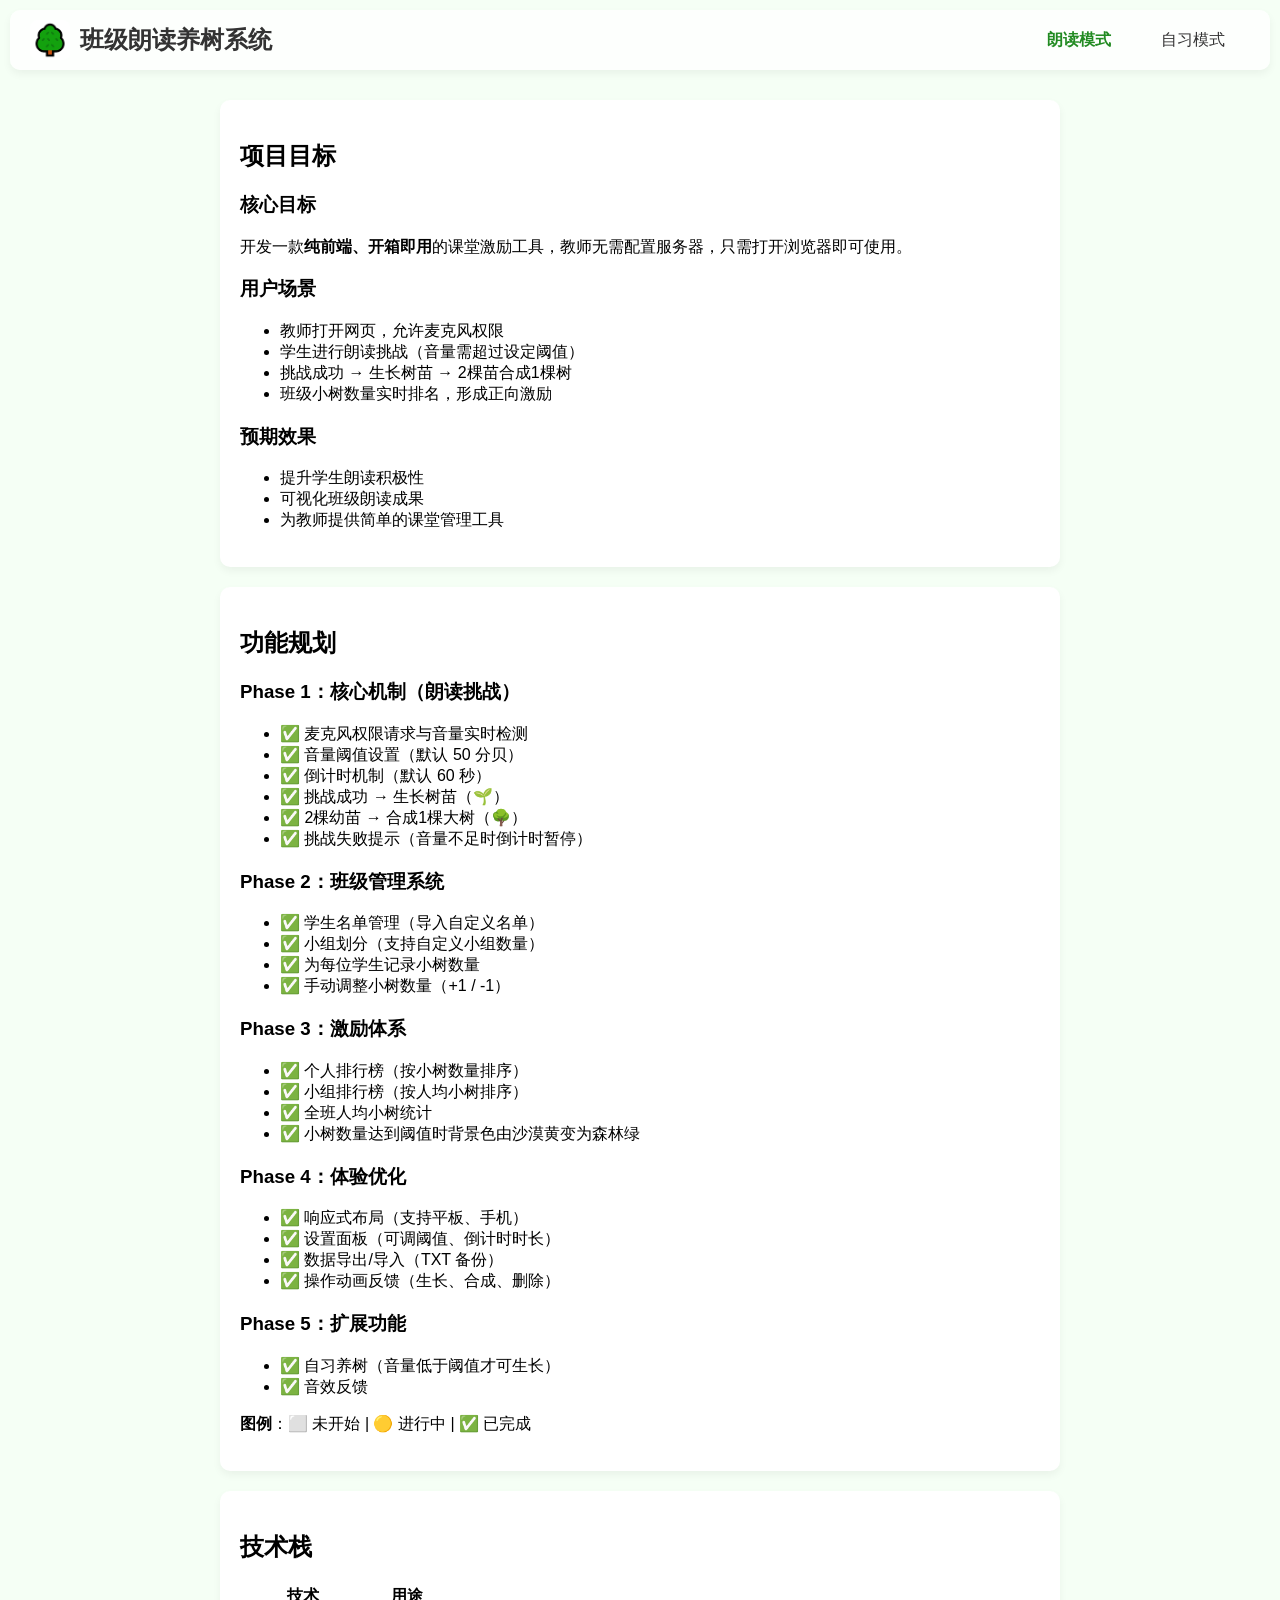
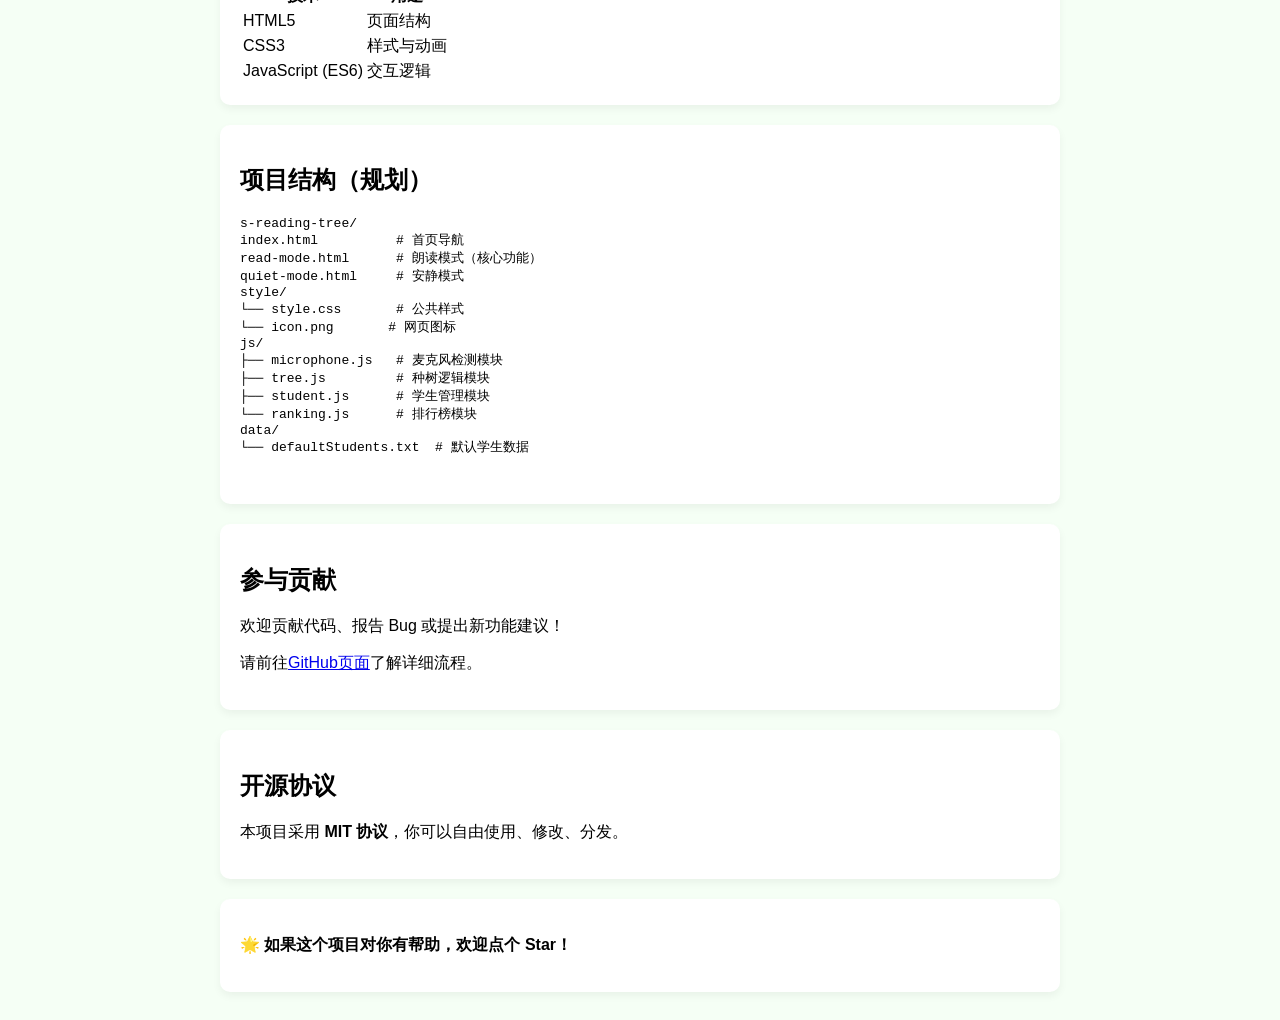
<file: index.html>
<!DOCTYPE html>
<html>
    <head>
        <meta charset="UTF-8">
        <meta name="viewport" content="width=device-width, initial-scale=1.0">
        <title>首页-班级朗读养树系统</title>
        <link rel="icon" type="image/x-icon" href="style/icon.png">
        <link rel="shortcut icon" type="image/x-icon" href="style/icon.png">
        <link rel="stylesheet" type="text/css" href="style/public.css">
    </head>
    <body class="home-body">
        <header class="home-header">
            <div class="home-header-logo">
                <img src="style/icon.png" alt="logo">
                <h1>班级朗读养树系统</h1>
            </div>
            <nav>
                <ul>
                    <li><a href="read-mode.html" class="active">朗读模式</a></li>
                    <li><a href="quiet-mode.html">自习模式</a></li>
                </ul>
            </nav>
        </header>
        <main>
            <div class="home-main">
                <div class="home-main-section">
                    <h2>项目目标</h2>
                    <h3>核心目标</h3>
                    <p>开发一款<strong>纯前端、开箱即用</strong>的课堂激励工具，教师无需配置服务器，只需打开浏览器即可使用。</p>
                    <h3>用户场景</h3>
                    <ul>
                        <li>教师打开网页，允许麦克风权限</li>
                        <li>学生进行朗读挑战（音量需超过设定阈值）</li>
                        <li>挑战成功 → 生长树苗 → 2棵苗合成1棵树</li>
                        <li>班级小树数量实时排名，形成正向激励</li>
                    </ul>
                    <h3>预期效果</h3>
                    <ul>
                        <li>提升学生朗读积极性</li>
                        <li>可视化班级朗读成果</li>
                        <li>为教师提供简单的课堂管理工具</li>
                    </ul>
                </div>
                <div class="home-main-section">
                    <h2>功能规划</h2>
                    <h3>Phase 1：核心机制（朗读挑战）</h3>
                    <ul>
                        <li>✅ 麦克风权限请求与音量实时检测</li>
                        <li>✅ 音量阈值设置（默认 50 分贝）</li>
                        <li>✅ 倒计时机制（默认 60 秒）</li>
                        <li>✅ 挑战成功 → 生长树苗（🌱）</li>
                        <li>✅ 2棵幼苗 → 合成1棵大树（🌳）</li>
                        <li>✅ 挑战失败提示（音量不足时倒计时暂停）</li>
                    </ul>
                    <h3>Phase 2：班级管理系统</h3>
                    <ul>
                        <li>✅ 学生名单管理（导入自定义名单）</li>
                        <li>✅ 小组划分（支持自定义小组数量）</li>
                        <li>✅ 为每位学生记录小树数量</li>
                        <li>✅ 手动调整小树数量（+1 / -1）</li>
                    </ul>
                    <h3>Phase 3：激励体系</h3>
                    <ul>
                        <li>✅ 个人排行榜（按小树数量排序）</li>
                        <li>✅ 小组排行榜（按人均小树排序）</li>
                        <li>✅ 全班人均小树统计</li>
                        <li>✅ 小树数量达到阈值时背景色由沙漠黄变为森林绿</li>
                    </ul>
                    <h3>Phase 4：体验优化</h3>
                    <ul>
                        <li>✅ 响应式布局（支持平板、手机）</li>
                        <li>✅ 设置面板（可调阈值、倒计时时长）</li>
                        <li>✅ 数据导出/导入（TXT 备份）</li>
                        <li>✅ 操作动画反馈（生长、合成、删除）</li>
                    </ul>
                    <h3>Phase 5：扩展功能</h3>
                    <ul>
                        <li>✅ 自习养树（音量低于阈值才可生长）</li>
                        <li>✅ 音效反馈</li>
                    </ul>
                    <p><strong>图例</strong>：⬜ 未开始 | 🟡 进行中 | ✅ 已完成</p>
                </div>
                <div class="home-main-section">
                    <h2>技术栈</h2>
                    <table class="table">
                        <tr>
                            <th>技术</th>
                            <th>用途</th>
                        </tr>
                        <tr>
                            <td>HTML5</td>
                            <td>页面结构</td>
                        </tr>
                        <tr>
                            <td>CSS3</td>
                            <td>样式与动画</td>
                        </tr>
                        <tr>
                            <td>JavaScript (ES6)</td>
                            <td>交互逻辑</td>
                        </tr>
                    </table>
                </div>
                <div class="home-main-section">
                    <h2>项目结构（规划）</h2>
                    <pre>
s-reading-tree/
index.html          # 首页导航
read-mode.html      # 朗读模式（核心功能）
quiet-mode.html     # 安静模式
style/
└── style.css       # 公共样式
└── icon.png       # 网页图标
js/
├── microphone.js   # 麦克风检测模块
├── tree.js         # 种树逻辑模块
├── student.js      # 学生管理模块
└── ranking.js      # 排行榜模块
data/
└── defaultStudents.txt  # 默认学生数据
                    </pre>
                </div>
                <div class="home-main-section">
                    <h2>参与贡献</h2>
                    <p>欢迎贡献代码、报告 Bug 或提出新功能建议！</p>
                    <p>请前往<a href="https://github.com/Bananayx/class-reading-tree">GitHub页面</a>了解详细流程。</p>
                </div>
                <div class="home-main-section">
                    <h2>开源协议</h2>
                    <p>本项目采用 <strong>MIT 协议</strong>，你可以自由使用、修改、分发。</p>
                </div>
                <div class="home-main-section">
                    <p><strong>🌟 如果这个项目对你有帮助，欢迎点个 Star！</strong></p>
                </div>
            </div>
        </main>
    </body>
</html>
</file>
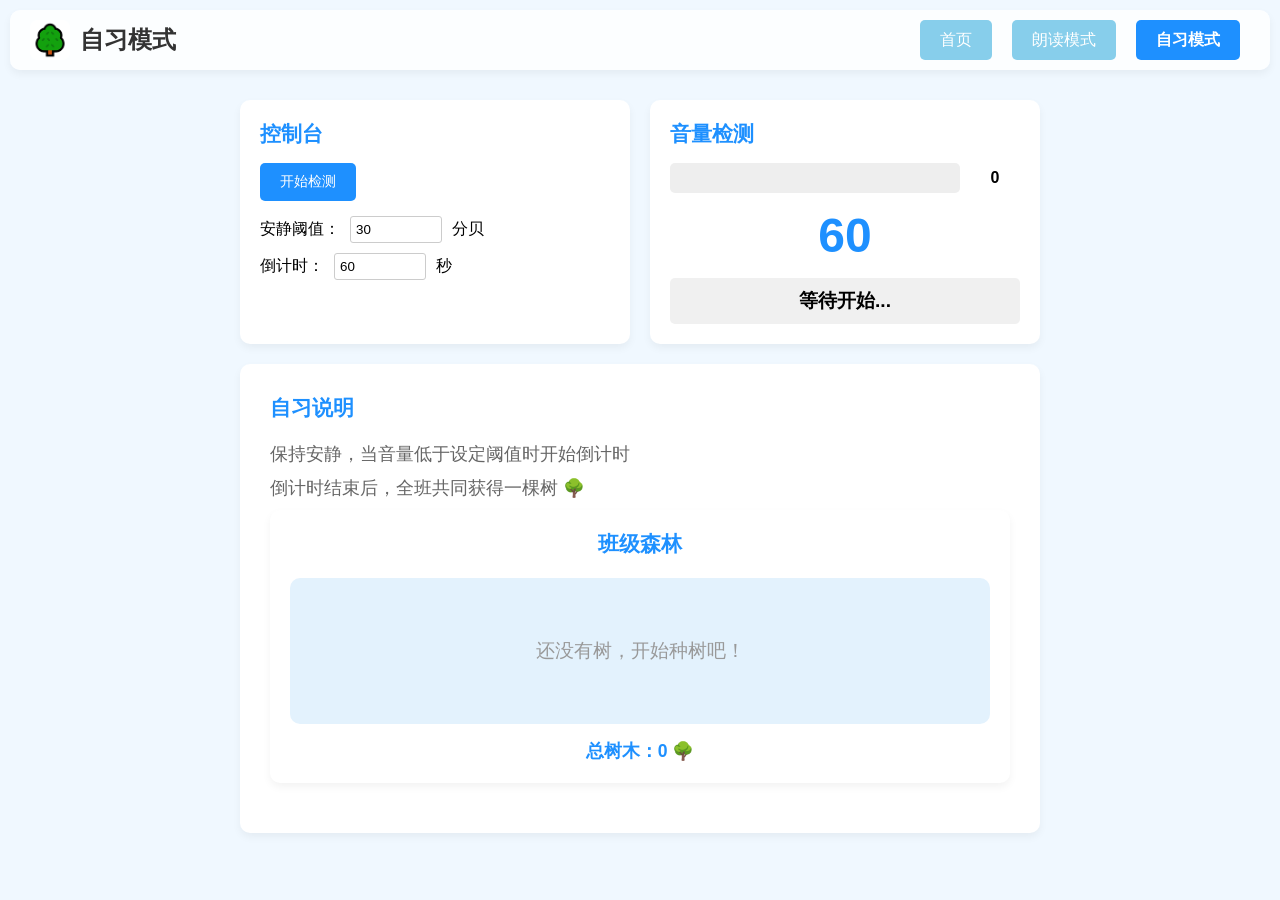
<file: quiet-mode.html>
<!DOCTYPE html>
<html>
<head>
    <meta charset="UTF-8">
    <meta name="viewport" content="width=device-width, initial-scale=1.0">
    <title>自习模式 - 班级朗读养树系统</title>
    <link rel="icon" type="image/x-icon" href="style/icon.png">
    <link rel="shortcut icon" type="image/x-icon" href="style/icon.png">
    <link rel="stylesheet" type="text/css" href="style/public.css">
    <link rel="stylesheet" type="text/css" href="style/quiet.css">
</head>
<body>
    <header class="header">
        <div class="header-logo">
            <img src="style/icon.png" alt="logo">
            <h1>自习模式</h1>
        </div>
        <nav>
            <ul>
                <li><a href="index.html">首页</a></li>
                <li><a href="read-mode.html">朗读模式</a></li>
                <li><a href="quiet-mode.html" class="active">自习模式</a></li>
            </ul>
        </nav>
    </header>

    <main class="main">
        <div class="control-panel">
            <div class="control-section">
                <h2>控制台</h2>
                <div class="control-buttons">
                    <button id="startBtn" class="btn btn-primary">开始检测</button>
                </div>
                <div class="settings">
                    <label>
                        安静阈值：<input type="number" id="thresholdInput" value="30" min="0" max="100"> 分贝
                    </label>
                    <label>
                        倒计时：<input type="number" id="timerInput" value="60" min="1" max="300"> 秒
                    </label>
                </div>
            </div>
            <div class="control-section">
                <h2>音量检测</h2>
                <div class="volume-display">
                    <div class="volume-bar">
                        <div id="volumeLevel" class="volume-level"></div>
                    </div>
                    <div id="volumeValue">0</div>
                </div>
                <div class="timer-display">
                    <div id="timer">60</div>
                </div>
                <div class="status-display">
                    <div id="status">等待开始...</div>
                </div>
            </div>
        </div>

        <div class="quiet-info-panel">
            <h2>自习说明</h2>
            <p>保持安静，当音量低于设定阈值时开始倒计时</p>
            <p>倒计时结束后，全班共同获得一棵树 🌳</p>
            <div class="forest-panel">
                <h2>班级森林</h2>
                <div id="forestDisplay" class="forest-display"></div>
                <div class="forest-stats">
                    <span>总树木：<span id="totalTrees">0</span> 🌳</span>
                </div>
            </div>
        </div>
    </main>

    <script src="js/microphone.js"></script>
    <script>
        let audioContext, analyser, microphone, dataArray;
        let isRunning = false;
        let timerInterval;
        let countdown;
        let classTotalTrees = 0;

        const startBtn = document.getElementById('startBtn');
        const thresholdInput = document.getElementById('thresholdInput');
        const timerInput = document.getElementById('timerInput');
        const volumeLevel = document.getElementById('volumeLevel');
        const volumeValue = document.getElementById('volumeValue');
        const timerDisplay = document.getElementById('timer');
        const statusDisplay = document.getElementById('status');
        const totalTreesEl = document.getElementById('totalTrees');
        const forestDisplayEl = document.getElementById('forestDisplay');

        function init() {
            resetTreesToZero();
            loadTotalTrees();
            loadSettings();
        }

        function loadSettings() {
            const threshold = localStorage.getItem('quietThreshold');
            const timer = localStorage.getItem('quietTimer');
            
            if (threshold) {
                thresholdInput.value = threshold;
            }
            if (timer) {
                timerInput.value = timer;
            }
        }

        function saveSettings() {
            localStorage.setItem('quietThreshold', thresholdInput.value);
            localStorage.setItem('quietTimer', timerInput.value);
        }

        function resetTreesToZero() {
            localStorage.setItem('quietTotalTrees', '0');
        }

        function loadTotalTrees() {
            const stored = localStorage.getItem('quietTotalTrees');
            if (stored) {
                classTotalTrees = parseInt(stored);
                totalTreesEl.textContent = classTotalTrees;
                renderForest();
            }
        }

        function renderForest() {
            if (classTotalTrees === 0) {
                forestDisplayEl.innerHTML = '<div class="no-trees">还没有树，开始种树吧！</div>';
                return;
            }
            
            const currentTreeCount = forestDisplayEl.querySelectorAll('.forest-tree').length;
            
            if (classTotalTrees > currentTreeCount) {
                const noTreesEl = forestDisplayEl.querySelector('.no-trees');
                if (noTreesEl) {
                    forestDisplayEl.innerHTML = '';
                }
                
                const treesToAdd = classTotalTrees - currentTreeCount;
                for (let i = 0; i < treesToAdd; i++) {
                    const tree = document.createElement('div');
                    tree.className = 'forest-tree forest-tree-new';
                    tree.textContent = '🌳';
                    forestDisplayEl.appendChild(tree);
                    
                    setTimeout(() => {
                        tree.classList.remove('forest-tree-new');
                    }, 500);
                }
            } else if (classTotalTrees < currentTreeCount) {
                const treesToRemove = currentTreeCount - classTotalTrees;
                for (let i = 0; i < treesToRemove; i++) {
                    if (forestDisplayEl.lastChild && forestDisplayEl.lastChild.classList.contains('forest-tree')) {
                        forestDisplayEl.removeChild(forestDisplayEl.lastChild);
                    }
                }
            }
        }

        function saveTotalTrees() {
            localStorage.setItem('quietTotalTrees', classTotalTrees.toString());
        }

        async function startDetection() {
            if (isRunning) {
                stopDetection();
                return;
            }

            try {
                const stream = await navigator.mediaDevices.getUserMedia({ audio: true });
                audioContext = new (window.AudioContext || window.webkitAudioContext)();
                analyser = audioContext.createAnalyser();
                microphone = audioContext.createMediaStreamSource(stream);
                microphone.connect(analyser);
                analyser.fftSize = 256;
                dataArray = new Uint8Array(analyser.frequencyBinCount);

                isRunning = true;
                startBtn.textContent = '停止检测';
                countdown = parseInt(timerInput.value);
                timerDisplay.textContent = countdown;
                
                detectVolume();
            } catch (err) {
                alert('无法访问麦克风，请确保已授予权限！');
            }
        }

        function stopDetection() {
            isRunning = false;
            startBtn.textContent = '开始检测';
            if (timerInterval) {
                clearInterval(timerInterval);
                timerInterval = null;
            }
            countdown = parseInt(timerInput.value);
            timerDisplay.textContent = countdown;
            if (audioContext) {
                audioContext.close();
            }
            statusDisplay.textContent = '已停止';
        }

        function detectVolume() {
            if (!isRunning) return;

            analyser.getByteFrequencyData(dataArray);
            let sum = 0;
            for (let i = 0; i < dataArray.length; i++) {
                sum += dataArray[i];
            }
            const average = sum / dataArray.length;
            const volume = Math.round(average * 100 / 255);

            volumeValue.textContent = volume;
            volumeLevel.style.width = Math.min(volume, 100) + '%';

            const threshold = parseInt(thresholdInput.value);
            if (volume <= threshold) {
                statusDisplay.textContent = '保持安静！';
                statusDisplay.style.color = 'green';
                
                if (!timerInterval) {
                    timerInterval = setInterval(() => {
                        countdown--;
                        timerDisplay.textContent = countdown;
                        
                        if (countdown <= 0) {
                            clearInterval(timerInterval);
                            timerInterval = null;
                            addTree();
                            countdown = parseInt(timerInput.value);
                            timerDisplay.textContent = countdown;
                        }
                    }, 1000);
                }
            } else {
                statusDisplay.textContent = '太吵了！';
                statusDisplay.style.color = 'red';
                if (timerInterval) {
                    clearInterval(timerInterval);
                    timerInterval = null;
                }
            }

            requestAnimationFrame(detectVolume);
        }

        function addTree() {
            classTotalTrees += 1;
            totalTreesEl.textContent = classTotalTrees;
            saveTotalTrees();
            renderForest();
            
            statusDisplay.textContent = '全班获得一棵树！';
            setTimeout(() => {
                statusDisplay.textContent = isRunning ? '检测中...' : '已停止';
            }, 2000);
        }

        startBtn.addEventListener('click', startDetection);

        thresholdInput.addEventListener('change', saveSettings);
        timerInput.addEventListener('change', saveSettings);

        init();
    </script>
</body>
</html>
</file>
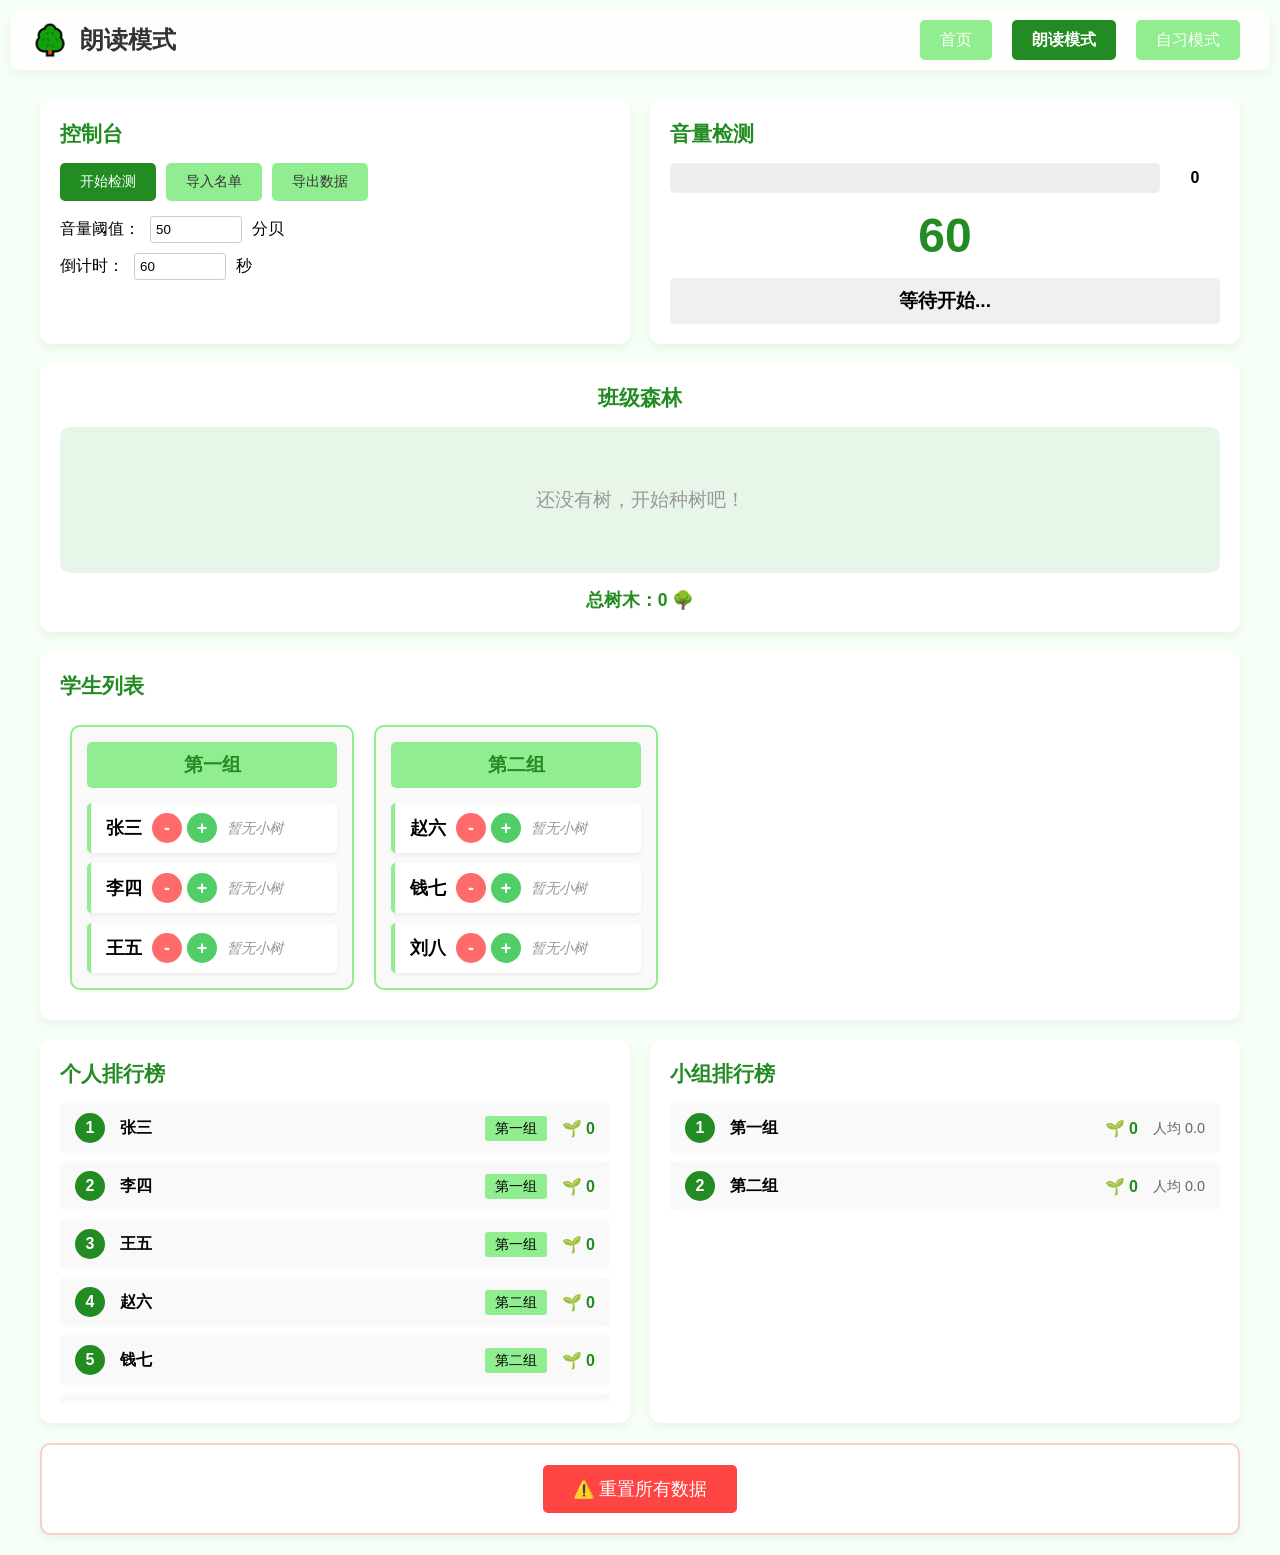
<file: read-mode.html>
<!DOCTYPE html>
<html>
<head>
    <meta charset="UTF-8">
    <meta name="viewport" content="width=device-width, initial-scale=1.0">
    <title>朗读模式 - 班级朗读养树系统</title>
    <link rel="icon" type="image/x-icon" href="style/icon.png">
    <link rel="shortcut icon" type="image/x-icon" href="style/icon.png">
    <link rel="stylesheet" type="text/css" href="style/public.css">
    <link rel="stylesheet" type="text/css" href="style/read.css">
</head>
<body>
    <header class="header">
        <div class="header-logo">
            <img src="style/icon.png" alt="logo">
            <h1>朗读模式</h1>
        </div>
        <nav>
            <ul>
                <li><a href="index.html">首页</a></li>
                <li><a href="read-mode.html" class="active">朗读模式</a></li>
                <li><a href="quiet-mode.html">自习模式</a></li>
            </ul>
        </nav>
    </header>

    <main class="main">
        <div class="control-panel">
            <div class="control-section">
                <h2>控制台</h2>
                <div class="control-buttons">
                    <button id="startBtn" class="btn btn-primary">开始检测</button>
                    <button id="importBtn" class="btn btn-secondary">导入名单</button>
                    <button id="exportBtn" class="btn btn-secondary">导出数据</button>
                </div>
                <div class="settings">
                    <label>
                        音量阈值：<input type="number" id="thresholdInput" value="50" min="0" max="100"> 分贝
                    </label>
                    <label>
                        倒计时：<input type="number" id="timerInput" value="60" min="1" max="300"> 秒
                    </label>
                </div>
            </div>
            <div class="control-section">
                <h2>音量检测</h2>
                <div class="volume-display">
                    <div class="volume-bar">
                        <div id="volumeLevel" class="volume-level"></div>
                    </div>
                    <div id="volumeValue">0</div>
                </div>
                <div class="timer-display">
                    <div id="timer">60</div>
                </div>
                <div class="status-display">
                    <div id="status">等待开始...</div>
                </div>
            </div>
        </div>

        <div class="forest-panel">
            <h2>班级森林</h2>
            <div id="forestDisplay" class="forest-display"></div>
            <div class="forest-stats">
                <span>总树木：<span id="totalTrees">0</span> 🌳</span>
            </div>
        </div>

        <div class="student-list-panel">
            <h2>学生列表</h2>
            <div id="studentList" class="student-list"></div>
        </div>

        <div class="ranking-panel">
            <div class="ranking-section">
                <h2>个人排行榜</h2>
                <div id="personalRanking" class="ranking-list"></div>
            </div>
            <div class="ranking-section">
                <h2>小组排行榜</h2>
                <div id="groupRanking" class="ranking-list"></div>
            </div>
        </div>

        <div class="danger-zone">
            <button id="resetBtn" class="btn btn-danger">⚠️ 重置所有数据</button>
        </div>
    </main>

    <div id="importModal" class="modal">
        <div class="modal-content">
            <span class="close">&times;</span>
            <h2>导入学生名单</h2>
            <p>格式：xx 组：张三，李四，王五</p>
            <textarea id="importText" placeholder="第一组：张三，李四，王五&#10;第二组：赵六，钱七，刘八"></textarea>
            <button id="confirmImport" class="btn btn-primary">确认导入</button>
        </div>
    </div>

    <script src="js/microphone.js"></script>
    <script src="js/student.js"></script>
    <script src="js/tree.js"></script>
    <script src="js/ranking.js"></script>
    <script>
        let audioContext, analyser, microphone, dataArray;
        let isRunning = false;
        let timerInterval;
        let countdown;

        const startBtn = document.getElementById('startBtn');
        const resetBtn = document.getElementById('resetBtn');
        const importBtn = document.getElementById('importBtn');
        const exportBtn = document.getElementById('exportBtn');
        const thresholdInput = document.getElementById('thresholdInput');
        const timerInput = document.getElementById('timerInput');
        const volumeLevel = document.getElementById('volumeLevel');
        const volumeValue = document.getElementById('volumeValue');
        const timerDisplay = document.getElementById('timer');
        const statusDisplay = document.getElementById('status');
        const studentListEl = document.getElementById('studentList');
        const personalRankingEl = document.getElementById('personalRanking');
        const groupRankingEl = document.getElementById('groupRanking');
        const forestDisplayEl = document.getElementById('forestDisplay');
        const totalTreesEl = document.getElementById('totalTrees');
        const importModal = document.getElementById('importModal');
        const importText = document.getElementById('importText');
        const confirmImport = document.getElementById('confirmImport');
        const closeBtn = document.getElementsByClassName('close')[0];

        let students = StudentManager.loadStudents();
        let currentStudentIndex = 0;
        let classForestTrees = 0;

        function init() {
            resetTreesToZero();
            loadClassForestTrees();
            loadSettings();
            renderStudentList();
            renderForest();
            updateRankings();
        }

        function loadSettings() {
            const threshold = localStorage.getItem('readThreshold');
            const timer = localStorage.getItem('readTimer');
            
            if (threshold) {
                thresholdInput.value = threshold;
            }
            if (timer) {
                timerInput.value = timer;
            }
        }

        function saveSettings() {
            localStorage.setItem('readThreshold', thresholdInput.value);
            localStorage.setItem('readTimer', timerInput.value);
        }

        function loadClassForestTrees() {
            const stored = localStorage.getItem('classForestTrees');
            if (stored) {
                classForestTrees = parseInt(stored);
            }
        }

        function saveClassForestTrees() {
            localStorage.setItem('classForestTrees', classForestTrees.toString());
        }

        function resetTreesToZero() {
            students.forEach(student => {
                student.trees = 0;
            });
            StudentManager.saveStudents(students);
            classForestTrees = 0;
            saveClassForestTrees();
        }

        function renderForest() {
            totalTreesEl.textContent = classForestTrees;
            
            if (classForestTrees === 0) {
                forestDisplayEl.innerHTML = '<div class="no-trees">还没有树，开始种树吧！</div>';
                return;
            }
            
            const currentTreeCount = forestDisplayEl.querySelectorAll('.forest-tree').length;
            
            if (classForestTrees > currentTreeCount) {
                const noTreesEl = forestDisplayEl.querySelector('.no-trees');
                if (noTreesEl) {
                    forestDisplayEl.innerHTML = '';
                }
                
                const treesToAdd = classForestTrees - currentTreeCount;
                for (let i = 0; i < treesToAdd; i++) {
                    const tree = document.createElement('div');
                    tree.className = 'forest-tree forest-tree-new';
                    tree.textContent = '🌳';
                    forestDisplayEl.appendChild(tree);
                    
                    setTimeout(() => {
                        tree.classList.remove('forest-tree-new');
                    }, 500);
                }
            } else if (classForestTrees < currentTreeCount) {
                const treesToRemove = currentTreeCount - classForestTrees;
                for (let i = 0; i < treesToRemove; i++) {
                    if (forestDisplayEl.lastChild && forestDisplayEl.lastChild.classList.contains('forest-tree')) {
                        forestDisplayEl.removeChild(forestDisplayEl.lastChild);
                    }
                }
            }
        }

        function renderMiniForest(container, treeCount) {
            container.innerHTML = '';
            
            if (treeCount === 0) {
                container.innerHTML = '<div class="no-mini-trees">暂无小树</div>';
                return;
            }
            
            for (let i = 0; i < treeCount; i++) {
                const tree = document.createElement('div');
                tree.className = 'mini-tree';
                tree.textContent = '🌱';
                container.appendChild(tree);
            }
        }

        function renderStudentList() {
            studentListEl.innerHTML = '';
            
            const groups = {};
            students.forEach((student, index) => {
                if (!groups[student.group]) {
                    groups[student.group] = [];
                }
                groups[student.group].push({ ...student, originalIndex: index });
            });
            
            Object.keys(groups).sort().forEach(groupName => {
                const groupDiv = document.createElement('div');
                groupDiv.className = 'student-group-column';
                
                const groupTitle = document.createElement('div');
                groupTitle.className = 'group-title';
                groupTitle.textContent = groupName;
                groupDiv.appendChild(groupTitle);
                
                const groupStudents = document.createElement('div');
                groupStudents.className = 'group-students';
                
                groups[groupName].forEach(student => {
                    const div = document.createElement('div');
                    div.className = 'student-item';
                    div.innerHTML = `
                        <div class="student-info">
                            <span class="student-name">${student.name}</span>
                        </div>
                        <div class="student-tree-control">
                            <button class="btn-tree btn-minus" onclick="adjustTree(${student.originalIndex}, -1)">-</button>
                            <button class="btn-tree btn-plus" onclick="adjustTree(${student.originalIndex}, 1)">+</button>
                        </div>
                        <div class="student-mini-forest" data-student-index="${student.originalIndex}"></div>
                    `;
                    groupStudents.appendChild(div);
                    
                    const miniForest = div.querySelector('.student-mini-forest');
                    renderMiniForest(miniForest, student.trees);
                });
                
                groupDiv.appendChild(groupStudents);
                studentListEl.appendChild(groupDiv);
            });
        }

        function adjustTree(index, delta) {
            StudentManager.adjustTree(index, delta);
            students = StudentManager.loadStudents();
            
            const studentItem = studentListEl.querySelector(`.student-mini-forest[data-student-index="${index}"]`);
            if (studentItem) {
                const newTreeCount = students[index].trees;
                updateMiniForest(studentItem, newTreeCount);
            }
            
            renderForest();
            updateRankings();
        }

        function updateMiniForest(container, treeCount, isAdding) {
            const currentTreeCount = container.querySelectorAll('.mini-tree').length;
            
            if (treeCount === 0) {
                container.innerHTML = '<div class="no-mini-trees">暂无小树</div>';
                return;
            }
            
            const noTreesEl = container.querySelector('.no-mini-trees');
            if (noTreesEl) {
                container.innerHTML = '';
            }
            
            if (treeCount > currentTreeCount) {
                const treesToAdd = treeCount - currentTreeCount;
                for (let i = 0; i < treesToAdd; i++) {
                    const tree = document.createElement('div');
                    tree.className = 'mini-tree mini-tree-new';
                    tree.textContent = '🌱';
                    container.appendChild(tree);
                    
                    setTimeout(() => {
                        tree.classList.remove('mini-tree-new');
                    }, 400);
                }
            } else if (treeCount < currentTreeCount) {
                const treesToRemove = currentTreeCount - treeCount;
                for (let i = 0; i < treesToRemove; i++) {
                    if (container.lastChild && container.lastChild.classList.contains('mini-tree')) {
                        container.removeChild(container.lastChild);
                    }
                }
            }
        }

        function updateRankings() {
            personalRankingEl.innerHTML = RankingManager.getPersonalRanking(students)
                .map((item, i) => `<div class="ranking-item"><span class="rank">${i+1}</span><span class="name">${item.name}</span><span class="group">${item.group}</span><span class="trees">🌱 ${item.trees}</span></div>`)
                .join('');
            
            groupRankingEl.innerHTML = RankingManager.getGroupRanking(students)
                .map((item, i) => `<div class="ranking-item"><span class="rank">${i+1}</span><span class="name">${item.group}</span><span class="trees">🌱 ${item.totalTrees}</span><span class="avg">人均 ${item.avgTrees.toFixed(1)}</span></div>`)
                .join('');
        }

        async function startDetection() {
            if (isRunning) {
                stopDetection();
                return;
            }

            try {
                const stream = await navigator.mediaDevices.getUserMedia({ audio: true });
                audioContext = new (window.AudioContext || window.webkitAudioContext)();
                analyser = audioContext.createAnalyser();
                microphone = audioContext.createMediaStreamSource(stream);
                microphone.connect(analyser);
                analyser.fftSize = 256;
                dataArray = new Uint8Array(analyser.frequencyBinCount);

                isRunning = true;
                startBtn.textContent = '停止检测';
                countdown = parseInt(timerInput.value);
                timerDisplay.textContent = countdown;
                
                detectVolume();
            } catch (err) {
                alert('无法访问麦克风，请确保已授予权限！');
            }
        }

        function stopDetection() {
            isRunning = false;
            startBtn.textContent = '开始检测';
            if (timerInterval) {
                clearInterval(timerInterval);
                timerInterval = null;
            }
            countdown = parseInt(timerInput.value);
            timerDisplay.textContent = countdown;
            if (audioContext) {
                audioContext.close();
            }
            statusDisplay.textContent = '已停止';
        }

        function detectVolume() {
            if (!isRunning) return;

            analyser.getByteFrequencyData(dataArray);
            let sum = 0;
            for (let i = 0; i < dataArray.length; i++) {
                sum += dataArray[i];
            }
            const average = sum / dataArray.length;
            const volume = Math.round(average * 100 / 255);

            volumeValue.textContent = volume;
            volumeLevel.style.width = Math.min(volume, 100) + '%';

            const threshold = parseInt(thresholdInput.value);
            if (volume >= threshold) {
                statusDisplay.textContent = '音量达标！';
                statusDisplay.style.color = 'green';
                
                if (!timerInterval) {
                    timerInterval = setInterval(() => {
                        countdown--;
                        timerDisplay.textContent = countdown;
                        
                        if (countdown <= 0) {
                            clearInterval(timerInterval);
                            timerInterval = null;
                            addTreeToClassForest();
                            countdown = parseInt(timerInput.value);
                            timerDisplay.textContent = countdown;
                        }
                    }, 1000);
                }
            } else {
                statusDisplay.textContent = '音量不足';
                statusDisplay.style.color = 'red';
                if (timerInterval) {
                    clearInterval(timerInterval);
                    timerInterval = null;
                }
            }

            requestAnimationFrame(detectVolume);
        }

        function addTreeToClassForest() {
            classForestTrees += 1;
            saveClassForestTrees();
            renderForest();
            
            currentStudentIndex = (currentStudentIndex + 1) % students.length;
            
            statusDisplay.textContent = `全班获得一棵树！`;
            setTimeout(() => {
                statusDisplay.textContent = isRunning ? '检测中...' : '已停止';
            }, 2000);
        }

        startBtn.addEventListener('click', startDetection);
        
        resetBtn.addEventListener('click', () => {
            if (confirm('确定要重置所有数据吗？')) {
                StudentManager.resetStudents();
                students = StudentManager.loadStudents();
                renderStudentList();
                renderForest();
                updateRankings();
            }
        });

        importBtn.addEventListener('click', () => {
            importModal.style.display = 'block';
        });

        closeBtn.addEventListener('click', () => {
            importModal.style.display = 'none';
        });

        confirmImport.addEventListener('click', () => {
            const text = importText.value.trim();
            const newStudents = StudentManager.parseImportText(text);
            if (newStudents.length > 0) {
                StudentManager.saveStudents(newStudents);
                students = newStudents;
                currentStudentIndex = 0;
                renderStudentList();
                renderForest();
                updateRankings();
                importModal.style.display = 'none';
            } else {
                alert('格式错误，请检查输入！');
            }
        });

        exportBtn.addEventListener('click', () => {
            const groups = {};
            students.forEach(student => {
                if (!groups[student.group]) {
                    groups[student.group] = [];
                }
                groups[student.group].push(student.name);
            });
            
            let text = '';
            Object.keys(groups).sort().forEach(groupName => {
                text += `${groupName}:${groups[groupName].join(',')}\n`;
            });
            
            const blob = new Blob([text], { type: 'text/plain;charset=utf-8' });
            const url = URL.createObjectURL(blob);
            const a = document.createElement('a');
            a.href = url;
            a.download = '学生数据.txt';
            a.click();
            URL.revokeObjectURL(url);
        });

        window.addEventListener('click', (event) => {
            if (event.target === importModal) {
                importModal.style.display = 'none';
            }
        });

        thresholdInput.addEventListener('change', saveSettings);
        timerInput.addEventListener('change', saveSettings);

        init();
    </script>
</body>
</html>
</file>
<file: style/public.css>
.home-body {
    background-color: #f5fff5;
    font-family: 'Microsoft YaHei', Arial, sans-serif;
}
.home-header {
    display: flex;
    justify-content: space-between;
    align-items: center;
    padding: 10px 20px;
    background-color: rgba(255, 255, 255, 0.8);
    backdrop-filter: blur(10px);
    color: #333;
    border-radius: 10px;
    box-shadow: 0 4px 8px rgba(0, 0, 0, 0.05);
    position: fixed;
    z-index: 1000;
    width: calc(100% - 20px);
    left: 10px;
    top: 10px;
    box-sizing: border-box;
    height: 60px;
}

.home-header-logo {
    display: flex;
    align-items: center;
    gap: 10px;
}

.home-header-logo img {
    height: 40px;
    width: auto;
}

.home-header-logo h1 {
    margin: 0;
    font-size: 1.5em;
    color: #333;
}

.home-header nav ul {
    list-style-type: none;
    margin: 0;
    padding: 0;
    display: flex;
    align-items: center;
}

.home-header nav ul li {
    margin: 0 10px;
}

.home-header nav ul li a {
    display: flex;
    align-items: center;
    justify-content: center;
    height: 40px;
    padding: 0 15px;
    background-color: transparent;
    color: #333;
    text-decoration: none;
    transition: all 0.3s;
    font-size: 1em;
    font-family: 'Microsoft YaHei', Arial, sans-serif;
    white-space: nowrap;
}

.home-header nav ul li a:hover {
    color: #228B22;
}

.home-header nav ul li a.active {
    color: #228B22;
    font-weight: bold;
}
.home-main {
    display: flex;
    flex-direction: column;
    align-items: center;
    padding: 20px;
    width: 100%;
    max-width: 800px;
    margin: 80px auto 0;
    border-radius: 10px;
}

.home-main-title {
    width: 100%;
    text-align: center;
    margin-bottom: 20px;
}

.home-main-title h1 {
    color: #333;
    font-size: 2em;
}
.home-main-section {
    margin-bottom: 20px;
    padding: 20px;
    width: 100%;
    border-radius: 10px;
    box-shadow: 0 4px 8px rgba(0, 0, 0, 0.05);
    background-color: #fff;
}
.home-main-section:hover {
    box-shadow: 0 6px 12px rgba(0, 0, 0, 0.1);
    transition: transform 0.3s ease, box-shadow 0.3s ease;
}
.home-main-section:last-child {
    margin-bottom: 0;
}
</file>
<file: style/quiet.css>
body {
    margin: 0;
    padding: 0;
    font-family: 'Microsoft YaHei', Arial, sans-serif;
    background-color: #f0f8ff;
}

.header {
    display: flex;
    justify-content: space-between;
    align-items: center;
    padding: 10px 20px;
    background-color: rgba(255, 255, 255, 0.8);
    backdrop-filter: blur(10px);
    color: #333;
    border-radius: 10px;
    box-shadow: 0 4px 8px rgba(0, 0, 0, 0.05);
    position: fixed;
    z-index: 1000;
    width: calc(100% - 20px);
    left: 10px;
    top: 10px;
    box-sizing: border-box;
    height: 60px;
}

.header-logo {
    display: flex;
    align-items: center;
    gap: 10px;
}

.header-logo img {
    height: 40px;
    width: auto;
}

.header-logo h1 {
    margin: 0;
    font-size: 1.5em;
}

.header nav ul {
    list-style-type: none;
    margin: 0;
    padding: 0;
    display: flex;
    align-items: center;
}

.header nav ul li {
    margin: 0 10px;
}

.header nav ul li a {
    display: flex;
    align-items: center;
    justify-content: center;
    height: 40px;
    padding: 0 20px;
    background-color: #87CEEB;
    color: #fff;
    text-decoration: none;
    border-radius: 5px;
    transition: background-color 0.3s;
    font-size: 1em;
    font-family: 'Microsoft YaHei', Arial, sans-serif;
    white-space: nowrap;
}

.header nav ul li a:hover {
    background-color: #76c0d6;
}

.header nav ul li a.active {
    background-color: #1E90FF;
    font-weight: bold;
}

.main {
    display: flex;
    flex-direction: column;
    align-items: center;
    padding: 20px;
    width: 100%;
    max-width: 800px;
    margin: 80px auto 0;
    border-radius: 10px;
}

.control-panel {
    display: flex;
    justify-content: space-between;
    width: 100%;
    margin-bottom: 20px;
    gap: 20px;
}

.control-section {
    flex: 1;
    padding: 20px;
    background-color: #fff;
    border-radius: 10px;
    box-shadow: 0 4px 8px rgba(0, 0, 0, 0.05);
}

.control-section h2 {
    margin-top: 0;
    margin-bottom: 15px;
    color: #1E90FF;
    font-size: 1.3em;
}

.control-buttons {
    display: flex;
    gap: 10px;
    flex-wrap: wrap;
    margin-bottom: 15px;
}

.btn {
    padding: 10px 20px;
    border: none;
    border-radius: 5px;
    cursor: pointer;
    font-size: 14px;
    font-family: 'Microsoft YaHei', Arial, sans-serif;
    transition: all 0.3s;
}

.btn-primary {
    background-color: #1E90FF;
    color: white;
}

.btn-primary:hover {
    background-color: #187bcd;
}

.btn-secondary {
    background-color: #87CEEB;
    color: #333;
}

.btn-secondary:hover {
    background-color: #76c0d6;
}

.settings {
    display: flex;
    flex-direction: column;
    gap: 10px;
}

.settings label {
    display: flex;
    align-items: center;
    gap: 10px;
}

.settings input {
    width: 80px;
    padding: 5px;
    border: 1px solid #ccc;
    border-radius: 3px;
}

.volume-display {
    display: flex;
    align-items: center;
    gap: 10px;
    margin-bottom: 15px;
}

.volume-bar {
    flex: 1;
    height: 30px;
    background-color: #eee;
    border-radius: 5px;
    overflow: hidden;
}

.volume-level {
    height: 100%;
    width: 0%;
    background: linear-gradient(90deg, #87CEEB, #1E90FF);
    transition: width 0.1s;
}

#volumeValue {
    width: 50px;
    text-align: center;
    font-weight: bold;
}

.timer-display {
    text-align: center;
    margin-bottom: 15px;
}

#timer {
    font-size: 3em;
    font-weight: bold;
    color: #1E90FF;
}

.status-display {
    text-align: center;
    padding: 10px;
    background-color: #f0f0f0;
    border-radius: 5px;
}

#status {
    font-size: 1.2em;
    font-weight: bold;
}

.forest-panel {
    width: 100%;
    padding: 20px;
    background-color: #fff;
    border-radius: 10px;
    box-shadow: 0 4px 8px rgba(0, 0, 0, 0.05);
    margin-bottom: 20px;
    box-sizing: border-box;
}

.forest-panel h2 {
    margin-top: 0;
    margin-bottom: 15px;
    color: #1E90FF;
    text-align: center;
    font-size: 1.3em;
}

.forest-display {
    display: flex;
    flex-wrap: wrap;
    gap: 5px;
    justify-content: center;
    padding: 20px;
    background-color: #e3f2fd;
    border-radius: 10px;
    min-height: 100px;
    max-height: 400px;
    overflow-y: auto;
}

.forest-tree {
    font-size: 1.5em;
}

.forest-tree-new {
    animation: forestTreeGrow 0.5s ease-out;
}

@keyframes forestTreeGrow {
    0% {
        transform: scale(0);
        opacity: 0;
    }
    100% {
        transform: scale(1);
        opacity: 1;
    }
}

.no-trees {
    width: 100%;
    text-align: center;
    color: #999;
    font-size: 1.2em;
    padding: 40px;
}

.forest-stats {
    margin-top: 15px;
    text-align: center;
    font-size: 1.1em;
    color: #666;
}

.forest-stats span {
    font-weight: bold;
    color: #1E90FF;
}

.quiet-info-panel {
    width: 100%;
    padding: 30px;
    background-color: #fff;
    border-radius: 10px;
    box-shadow: 0 4px 8px rgba(0, 0, 0, 0.05);
    box-sizing: border-box;
}

.quiet-info-panel h2 {
    margin-top: 0;
    margin-bottom: 20px;
    color: #1E90FF;
    font-size: 1.3em;
}

.quiet-info-panel p {
    font-size: 1.1em;
    color: #666;
    margin: 10px 0;
}
</file>
<file: style/read.css>
body {
    margin: 0;
    padding: 0;
    font-family: 'Microsoft YaHei', Arial, sans-serif;
    background-color: #f5fff5;
}

.header {
    display: flex;
    justify-content: space-between;
    align-items: center;
    padding: 10px 20px;
    background-color: rgba(255, 255, 255, 0.8);
    backdrop-filter: blur(10px);
    color: #333;
    border-radius: 10px;
    box-shadow: 0 4px 8px rgba(0, 0, 0, 0.05);
    position: fixed;
    z-index: 1000;
    width: calc(100% - 20px);
    left: 10px;
    top: 10px;
    box-sizing: border-box;
    height: 60px;
}

.header-logo {
    display: flex;
    align-items: center;
    gap: 10px;
}

.header-logo img {
    height: 40px;
    width: auto;
}

.header-logo h1 {
    margin: 0;
    font-size: 1.5em;
}

.header nav ul {
    list-style-type: none;
    margin: 0;
    padding: 0;
    display: flex;
    align-items: center;
}

.header nav ul li {
    margin: 0 10px;
}

.header nav ul li a {
    display: flex;
    align-items: center;
    justify-content: center;
    height: 40px;
    padding: 0 20px;
    background-color: #90EE90;
    color: #fff;
    text-decoration: none;
    border-radius: 5px;
    transition: background-color 0.3s;
    font-size: 1em;
    font-family: 'Microsoft YaHei', Arial, sans-serif;
    white-space: nowrap;
}

.header nav ul li a:hover {
    background-color: #80d180;
}

.header nav ul li a.active {
    background-color: #228B22;
    font-weight: bold;
}

.main {
    display: flex;
    flex-direction: column;
    align-items: center;
    padding: 20px;
    width: 100%;
    max-width: 1200px;
    margin: 80px auto 0;
    border-radius: 10px;
}

.control-panel {
    display: flex;
    justify-content: space-between;
    width: 100%;
    margin-bottom: 20px;
    gap: 20px;
}

.control-section {
    flex: 1;
    padding: 20px;
    background-color: #fff;
    border-radius: 10px;
    box-shadow: 0 4px 8px rgba(0, 0, 0, 0.05);
}

.control-section h2 {
    margin-top: 0;
    margin-bottom: 15px;
    color: #228B22;
    font-size: 1.3em;
}

.control-buttons {
    display: flex;
    gap: 10px;
    flex-wrap: wrap;
    margin-bottom: 15px;
}

.btn {
    padding: 10px 20px;
    border: none;
    border-radius: 5px;
    cursor: pointer;
    font-size: 14px;
    font-family: 'Microsoft YaHei', Arial, sans-serif;
    transition: all 0.3s;
}

.btn-primary {
    background-color: #228B22;
    color: white;
}

.btn-primary:hover {
    background-color: #1a6b1a;
}

.btn-secondary {
    background-color: #90EE90;
    color: #333;
}

.btn-secondary:hover {
    background-color: #80d180;
}

.btn-danger {
    background-color: #ff4444;
    color: white;
    font-size: 1.1em;
    padding: 12px 30px;
}

.btn-danger:hover {
    background-color: #ff0000;
}

.danger-zone {
    width: 100%;
    padding: 20px;
    background-color: #fff;
    border-radius: 10px;
    box-shadow: 0 4px 8px rgba(0, 0, 0, 0.05);
    margin-top: 20px;
    text-align: center;
    border: 2px solid #ffcccc;
    box-sizing: border-box;
}

.settings {
    display: flex;
    flex-direction: column;
    gap: 10px;
}

.settings label {
    display: flex;
    align-items: center;
    gap: 10px;
}

.settings input {
    width: 80px;
    padding: 5px;
    border: 1px solid #ccc;
    border-radius: 3px;
}

.volume-display {
    display: flex;
    align-items: center;
    gap: 10px;
    margin-bottom: 15px;
}

.volume-bar {
    flex: 1;
    height: 30px;
    background-color: #eee;
    border-radius: 5px;
    overflow: hidden;
}

.volume-level {
    height: 100%;
    width: 0%;
    background: linear-gradient(90deg, #90EE90, #228B22);
    transition: width 0.1s;
}

#volumeValue {
    width: 50px;
    text-align: center;
    font-weight: bold;
}

.timer-display {
    text-align: center;
    margin-bottom: 15px;
}

#timer {
    font-size: 3em;
    font-weight: bold;
    color: #228B22;
}

.status-display {
    text-align: center;
    padding: 10px;
    background-color: #f0f0f0;
    border-radius: 5px;
}

#status {
    font-size: 1.2em;
    font-weight: bold;
}

.forest-panel {
    width: 100%;
    padding: 20px;
    background-color: #fff;
    border-radius: 10px;
    box-shadow: 0 4px 8px rgba(0, 0, 0, 0.05);
    margin-bottom: 20px;
    box-sizing: border-box;
}

.forest-panel h2 {
    margin-top: 0;
    margin-bottom: 15px;
    color: #228B22;
    text-align: center;
    font-size: 1.3em;
}

.student-list-panel h2 {
    margin-top: 0;
    margin-bottom: 15px;
    color: #228B22;
    font-size: 1.3em;
}

.ranking-section h2 {
    margin-top: 0;
    margin-bottom: 15px;
    color: #228B22;
    font-size: 1.3em;
}

.forest-display {
    display: flex;
    flex-wrap: wrap;
    gap: 5px;
    justify-content: center;
    padding: 20px;
    background-color: #e8f5e9;
    border-radius: 10px;
    min-height: 100px;
    max-height: 400px;
    overflow-y: auto;
}

.forest-tree {
    font-size: 1.5em;
}

.forest-tree-new {
    animation: forestTreeGrow 0.5s ease-out;
}

@keyframes forestTreeGrow {
    0% {
        transform: scale(0);
        opacity: 0;
    }
    100% {
        transform: scale(1);
        opacity: 1;
    }
}

.no-trees {
    width: 100%;
    text-align: center;
    color: #999;
    font-size: 1.2em;
    padding: 40px;
}

.forest-stats {
    margin-top: 15px;
    text-align: center;
    font-size: 1.1em;
    color: #666;
}

.forest-stats span {
    font-weight: bold;
    color: #228B22;
}

.student-list-panel {
    width: 100%;
    padding: 20px;
    background-color: #fff;
    border-radius: 10px;
    box-shadow: 0 4px 8px rgba(0, 0, 0, 0.05);
    margin-bottom: 20px;
    box-sizing: border-box;
}

.student-list-panel h2 {
    margin-top: 0;
    margin-bottom: 15px;
    color: #228B22;
}

.student-list {
    display: flex;
    gap: 20px;
    max-height: 500px;
    overflow-y: auto;
    overflow-x: auto;
    padding: 10px;
}

.student-group-column {
    flex: 0 0 auto;
    min-width: 250px;
    background-color: #f9f9f9;
    border-radius: 10px;
    padding: 15px;
    border: 2px solid #90EE90;
}

.group-title {
    text-align: center;
    font-size: 1.2em;
    font-weight: bold;
    color: #228B22;
    padding: 10px;
    margin-bottom: 15px;
    background-color: #90EE90;
    border-radius: 5px;
}

.group-students {
    display: flex;
    flex-direction: column;
    gap: 10px;
}

.student-item {
    display: flex;
    justify-content: space-between;
    align-items: center;
    padding: 10px 15px;
    background-color: #fff;
    border-radius: 5px;
    border-left: 4px solid #90EE90;
    box-shadow: 0 2px 4px rgba(0, 0, 0, 0.05);
    gap: 10px;
}

.student-info {
    display: flex;
    gap: 15px;
    align-items: center;
    flex: 0 0 auto;
}

.student-name {
    font-weight: bold;
    font-size: 1.1em;
}

.student-tree-control {
    display: flex;
    gap: 5px;
    flex: 0 0 auto;
}

.student-mini-forest {
    display: flex;
    flex-wrap: wrap;
    gap: 3px;
    flex: 1 1 auto;
    min-height: 20px;
    align-items: center;
}

.mini-tree {
    font-size: 1em;
}

.mini-tree-new {
    animation: miniTreePop 0.4s ease-out;
}

@keyframes miniTreePop {
    0% {
        transform: scale(0);
        opacity: 0;
    }
    50% {
        transform: scale(1.3);
    }
    100% {
        transform: scale(1);
        opacity: 1;
    }
}

.no-mini-trees {
    color: #999;
    font-size: 0.9em;
    font-style: italic;
}

.student-name {
    font-weight: bold;
    font-size: 1.1em;
}

.student-tree {
    display: flex;
    align-items: center;
    gap: 10px;
}

.tree-count {
    font-size: 1.2em;
    font-weight: bold;
}

.btn-tree {
    width: 30px;
    height: 30px;
    border: none;
    border-radius: 50%;
    cursor: pointer;
    font-size: 18px;
    font-weight: bold;
    font-family: 'Microsoft YaHei', Arial, sans-serif;
    display: flex;
    align-items: center;
    justify-content: center;
    transition: all 0.3s;
}

.btn-minus {
    background-color: #ff6b6b;
    color: white;
}

.btn-minus:hover {
    background-color: #ee5a5a;
}

.btn-plus {
    background-color: #51cf66;
    color: white;
}

.btn-plus:hover {
    background-color: #40c057;
}

.ranking-panel {
    display: flex;
    width: 100%;
    gap: 20px;
}

.ranking-section {
    flex: 1;
    padding: 20px;
    background-color: #fff;
    border-radius: 10px;
    box-shadow: 0 4px 8px rgba(0, 0, 0, 0.05);
}

.ranking-section h2 {
    margin-top: 0;
    margin-bottom: 15px;
    color: #228B22;
}

.ranking-list {
    display: flex;
    flex-direction: column;
    gap: 8px;
    max-height: 300px;
    overflow-y: auto;
}

.ranking-item {
    display: flex;
    align-items: center;
    padding: 10px 15px;
    background-color: #f9f9f9;
    border-radius: 5px;
    gap: 15px;
}

.ranking-item .rank {
    width: 30px;
    height: 30px;
    background-color: #228B22;
    color: white;
    border-radius: 50%;
    display: flex;
    align-items: center;
    justify-content: center;
    font-weight: bold;
}

.ranking-item .name {
    flex: 1;
    font-weight: bold;
}

.ranking-item .group {
    background-color: #90EE90;
    padding: 3px 10px;
    border-radius: 3px;
    font-size: 0.9em;
}

.ranking-item .trees {
    font-weight: bold;
    color: #228B22;
}

.ranking-item .avg {
    font-size: 0.9em;
    color: #666;
}

.modal {
    display: none;
    position: fixed;
    z-index: 2000;
    left: 0;
    top: 0;
    width: 100%;
    height: 100%;
    background-color: rgba(0, 0, 0, 0.5);
}

.modal-content {
    background-color: #fff;
    margin: 10% auto;
    padding: 30px;
    border-radius: 10px;
    width: 90%;
    max-width: 500px;
    position: relative;
}

.close {
    position: absolute;
    right: 20px;
    top: 10px;
    font-size: 28px;
    font-weight: bold;
    color: #aaa;
    cursor: pointer;
}

.close:hover {
    color: #333;
}

.modal-content h2 {
    margin-top: 0;
    color: #228B22;
}

.modal-content p {
    color: #666;
    font-size: 0.9em;
}

#importText {
    width: 100%;
    height: 200px;
    padding: 10px;
    border: 1px solid #ccc;
    border-radius: 5px;
    font-family: 'Microsoft YaHei', Arial, sans-serif;
    font-size: 14px;
    resize: vertical;
    box-sizing: border-box;
    margin-bottom: 15px;
}

#confirmImport {
    width: 100%;
}
</file>
